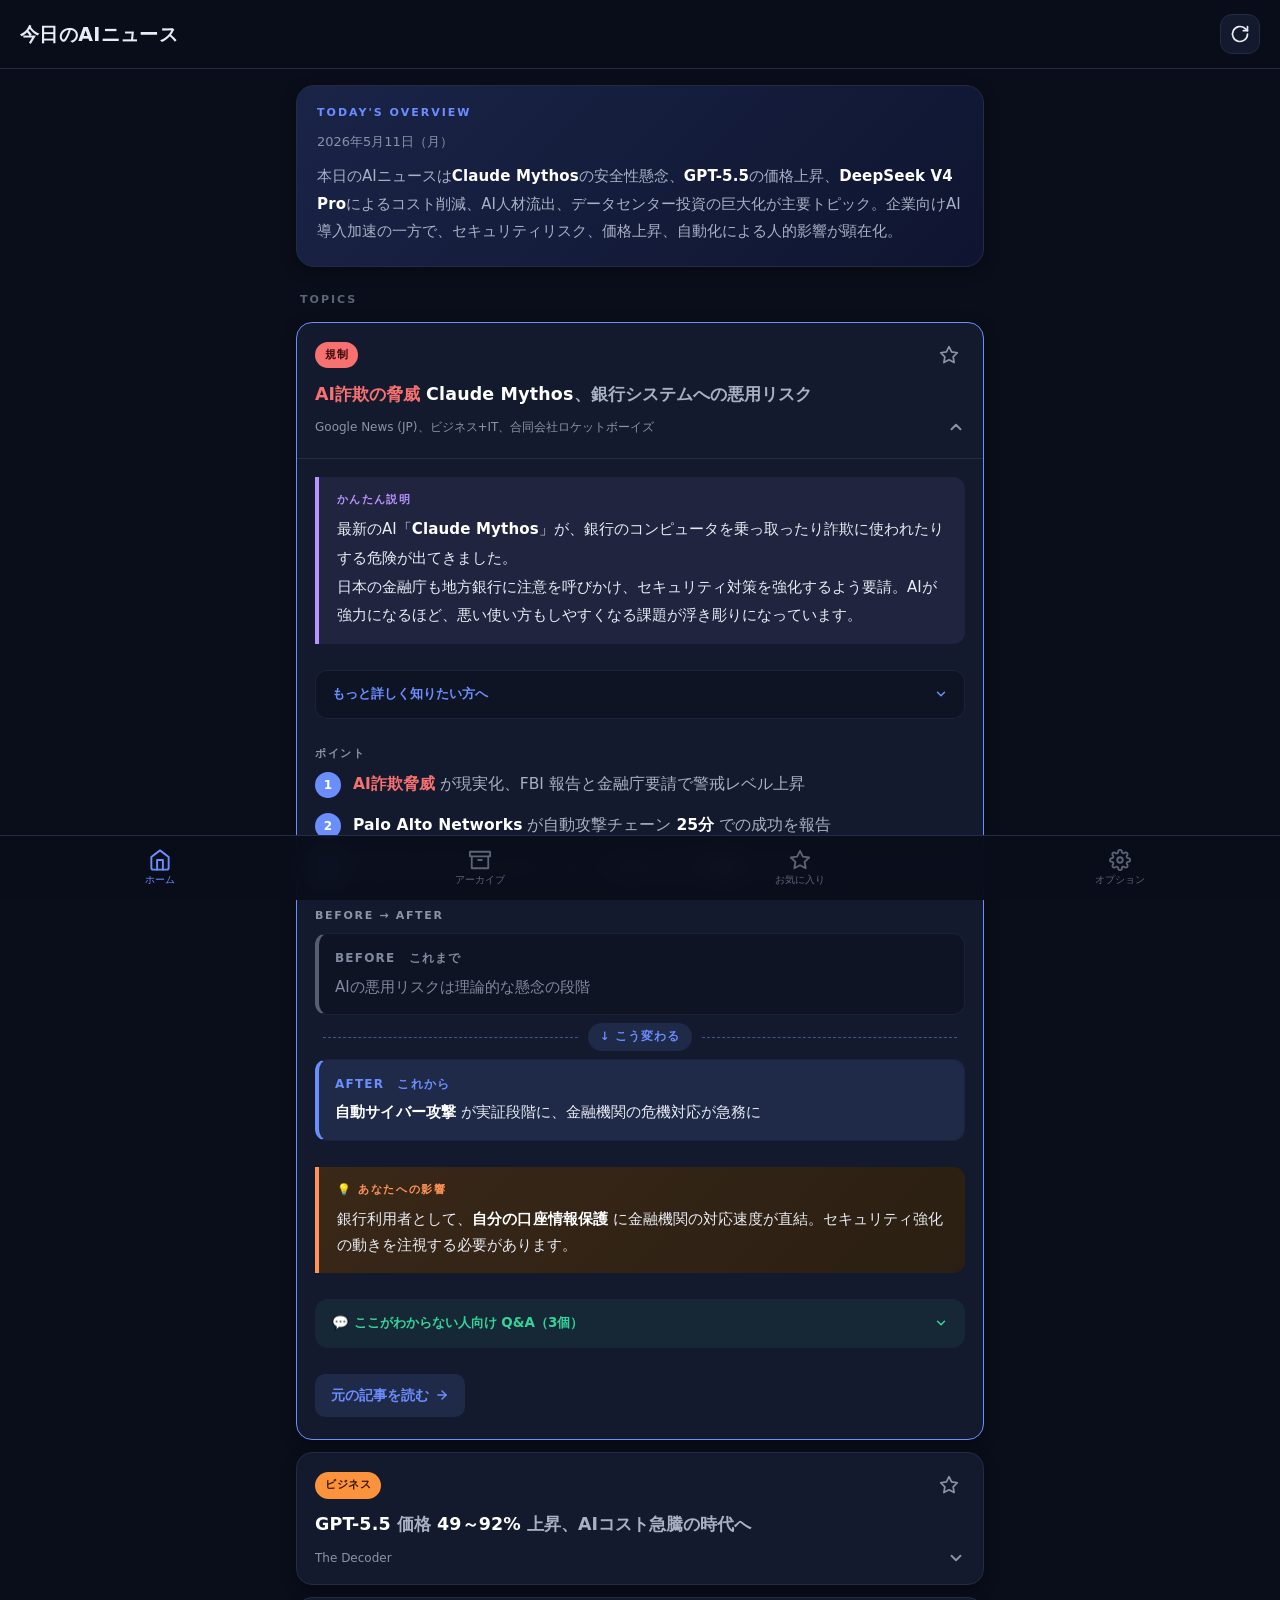
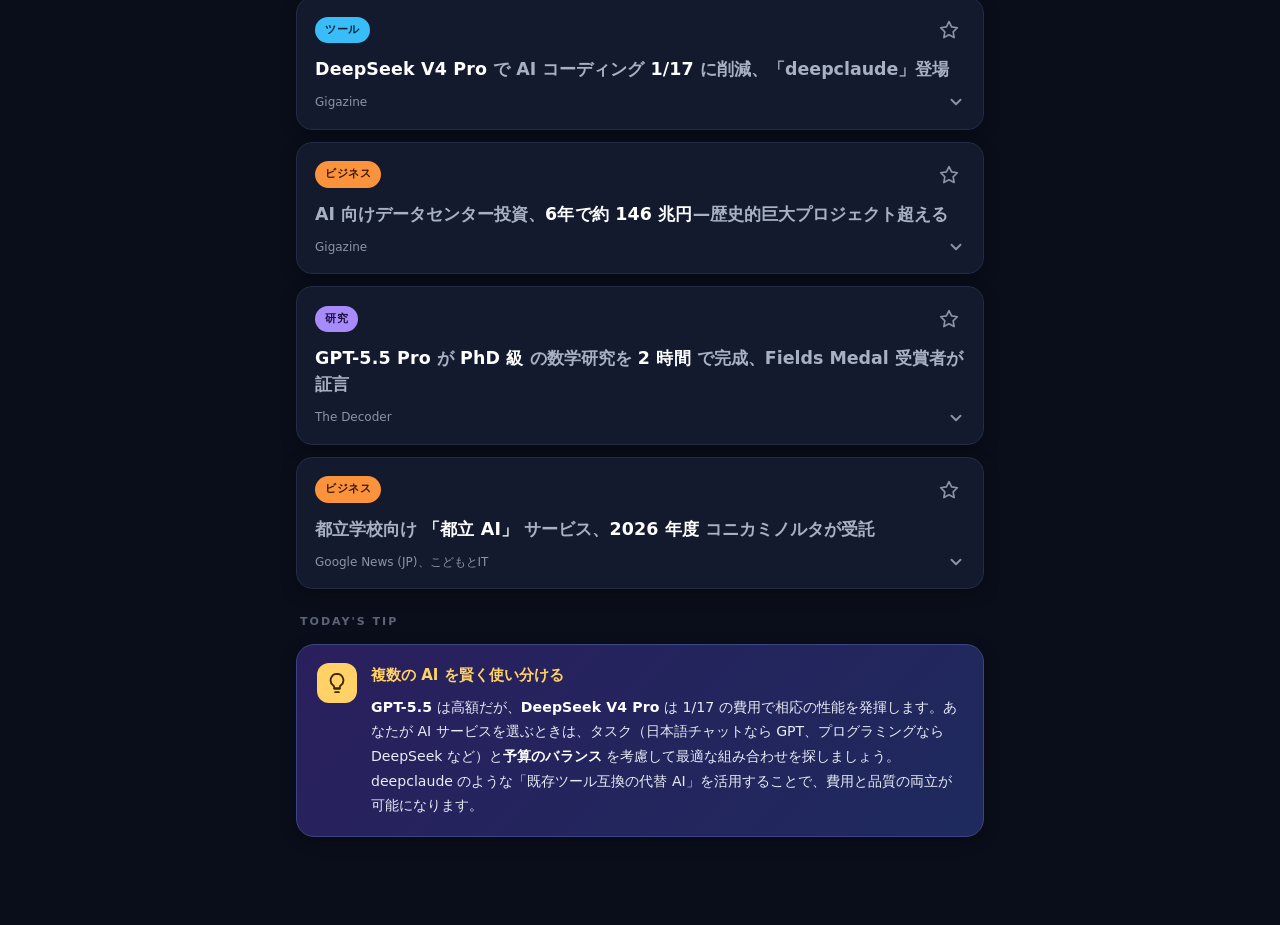
<file: public/index.html>
<!DOCTYPE html>
<html lang="ja">
<head>
  <meta charset="UTF-8" />
  <meta name="viewport" content="width=device-width, initial-scale=1.0, viewport-fit=cover" />
  <meta name="theme-color" content="#0a0e1a" id="theme-color-meta" />
  <meta name="apple-mobile-web-app-capable" content="yes" />
  <meta name="apple-mobile-web-app-status-bar-style" content="black-translucent" />
  <meta name="apple-mobile-web-app-title" content="AIニュース" />
  <link rel="manifest" href="manifest.json" />
  <link rel="apple-touch-icon" href="icons/icon-180.png" />
  <link rel="icon" href="icons/icon-192.png" />
  <link rel="stylesheet" href="style.css?v=14" />
  <title>今日のAIニュース</title>
</head>
<body data-theme="dark" data-font="md">
  <header class="app-header">
    <div class="header-inner">
      <h1 class="app-title" id="app-title">今日のAIニュース</h1>
    </div>
    <button class="reload-btn" id="reload-btn" aria-label="更新">
      <svg viewBox="0 0 24 24" width="20" height="20" fill="none" stroke="currentColor" stroke-width="2" stroke-linecap="round" stroke-linejoin="round"><path d="M21 12a9 9 0 1 1-3-6.7L21 8"/><path d="M21 3v5h-5"/></svg>
    </button>
  </header>

  <main id="main">
    <div id="loading" class="state state-loading">取得中...</div>
    <div id="error" class="state state-error" hidden>
      <p>ニュースを読み込めませんでした。</p>
      <button onclick="location.reload()" class="retry-btn">再読み込み</button>
    </div>

    <!-- ===== HOME ===== -->
    <section class="view view-home" id="view-home" hidden>
      <!-- TODAY'S OVERVIEW -->
      <section class="overview">
        <div class="section-label">TODAY'S OVERVIEW</div>
        <div class="overview-date" id="overview-date"></div>
        <p class="overview-text" id="overview-text"></p>
      </section>

      <!-- カテゴリフィルタ（オプションで設定すると表示） -->
      <div class="active-filter" id="active-filter" hidden>
        <span id="active-filter-label"></span>
        <button class="filter-clear" id="filter-clear" aria-label="フィルタ解除">
          <svg viewBox="0 0 24 24" width="14" height="14" fill="none" stroke="currentColor" stroke-width="2.5" stroke-linecap="round"><line x1="18" y1="6" x2="6" y2="18"/><line x1="6" y1="6" x2="18" y2="18"/></svg>
        </button>
      </div>

      <!-- TOPICS -->
      <section class="topics">
        <div class="section-label">TOPICS</div>
        <ul id="topics-list" class="topics-list"></ul>
        <p class="empty-msg" id="topics-empty" hidden>該当するトピックがありません。</p>
      </section>

      <!-- TODAY'S TIP -->
      <section class="tip" id="tip-section">
        <div class="section-label">TODAY'S TIP</div>
        <div class="tip-card">
          <div class="tip-icon">
            <svg viewBox="0 0 24 24" width="22" height="22" fill="none" stroke="currentColor" stroke-width="2" stroke-linecap="round" stroke-linejoin="round"><path d="M9 18h6"/><path d="M10 22h4"/><path d="M12 2a7 7 0 0 0-4 12.7c.6.5 1 1.3 1 2.1V18h6v-1.2c0-.8.4-1.6 1-2.1A7 7 0 0 0 12 2z"/></svg>
          </div>
          <div class="tip-body">
            <h3 class="tip-title" id="tip-title"></h3>
            <p class="tip-content" id="tip-content"></p>
          </div>
        </div>
      </section>
    </section>

    <!-- ===== ARCHIVE ===== -->
    <section class="view view-archive" id="view-archive" hidden>
      <div class="section-label">ARCHIVE</div>
      <p class="archive-intro">過去のダイジェストを日付から開けます。</p>
      <ul class="archive-list" id="archive-list"></ul>
      <p class="empty-msg" id="archive-empty" hidden>まだアーカイブはありません。</p>

      <!-- 個別日付詳細表示 -->
      <div class="archive-detail" id="archive-detail" hidden>
        <button class="back-btn" id="archive-back">
          <svg viewBox="0 0 24 24" width="16" height="16" fill="none" stroke="currentColor" stroke-width="2.5" stroke-linecap="round" stroke-linejoin="round"><polyline points="15 18 9 12 15 6"/></svg>
          一覧に戻る
        </button>
        <div id="archive-detail-content"></div>
      </div>
    </section>

    <!-- ===== BOOKMARKS ===== -->
    <section class="view view-bookmarks" id="view-bookmarks" hidden>
      <div class="section-label">BOOKMARKS</div>
      <p class="bookmarks-intro">気になったトピックを保存できます。</p>
      <ul class="topics-list" id="bookmarks-list"></ul>
      <p class="empty-msg" id="bookmarks-empty" hidden>
        まだお気に入りはありません。<br/>
        トピックカードの☆マークをタップして保存できます。
      </p>
    </section>

    <!-- ===== OPTIONS ===== -->
    <section class="view view-options" id="view-options" hidden>
      <div class="section-label">OPTIONS</div>

      <div class="opt-group">
        <h3 class="opt-title">カテゴリで絞り込み</h3>
        <p class="opt-desc">ホームに表示するトピックを絞り込みます。</p>
        <div class="opt-chips" id="opt-categories">
          <button class="chip" data-category="all">すべて</button>
          <button class="chip" data-category="新モデル">新モデル</button>
          <button class="chip" data-category="研究">研究</button>
          <button class="chip" data-category="ビジネス">ビジネス</button>
          <button class="chip" data-category="規制">規制</button>
          <button class="chip" data-category="ツール">ツール</button>
        </div>
      </div>

      <div class="opt-group">
        <h3 class="opt-title">テーマ</h3>
        <p class="opt-desc">画面の明るさを切り替えます。</p>
        <div class="opt-chips" id="opt-theme">
          <button class="chip" data-theme="dark">🌙 ダーク</button>
          <button class="chip" data-theme="light">☀️ ライト</button>
        </div>
      </div>

      <div class="opt-group">
        <h3 class="opt-title">文字サイズ</h3>
        <p class="opt-desc">読みやすい大きさに調整できます。</p>
        <div class="opt-chips" id="opt-font">
          <button class="chip" data-font="sm">小</button>
          <button class="chip" data-font="md">中</button>
          <button class="chip" data-font="lg">大</button>
        </div>
      </div>

      <div class="opt-group">
        <h3 class="opt-title">最初から開く</h3>
        <p class="opt-desc">トピックの1件目を最初から開いておくか。</p>
        <div class="opt-chips" id="opt-firstopen">
          <button class="chip" data-firstopen="on">ON</button>
          <button class="chip" data-firstopen="off">OFF</button>
        </div>
      </div>

      <div class="opt-group">
        <h3 class="opt-title">アプリについて</h3>
        <ul class="info-list">
          <li><span class="info-key">最終更新</span><span class="info-val" id="info-updated">—</span></li>
          <li><span class="info-key">本日のソース数</span><span class="info-val" id="info-sources">—</span></li>
          <li><span class="info-key">配信時刻</span><span class="info-val">毎朝 6 時前後（JST）</span></li>
          <li><span class="info-key">バージョン</span><span class="info-val">v1.1</span></li>
        </ul>
        <p class="opt-desc" style="margin-top: 14px;">
          ニュースは Anthropic / OpenAI / Google AI / Hugging Face / The Decoder / MIT Tech Review / ITmedia AI+ / Gigazine / ASCII / AINOW / Hacker News / arXiv / Google News（日本のAI報道）から自動収集し、Claude Haiku 4.5 が日本語で要約しています。
        </p>
        <a class="opt-link" href="https://github.com/ru20ru04-lab/ai-news-digest" target="_blank" rel="noopener noreferrer">
          GitHub でソースコードを見る
          <svg viewBox="0 0 24 24" width="14" height="14" fill="none" stroke="currentColor" stroke-width="2.5" stroke-linecap="round" stroke-linejoin="round"><line x1="5" y1="12" x2="19" y2="12"/><polyline points="12 5 19 12 12 19"/></svg>
        </a>
      </div>
    </section>
  </main>

  <!-- ===== TAB BAR ===== -->
  <nav class="tabbar" id="tabbar">
    <button class="tab" data-tab="home" aria-label="ホーム">
      <svg viewBox="0 0 24 24" width="22" height="22" fill="none" stroke="currentColor" stroke-width="2" stroke-linecap="round" stroke-linejoin="round"><path d="M3 9l9-7 9 7v11a2 2 0 0 1-2 2H5a2 2 0 0 1-2-2z"/><polyline points="9 22 9 12 15 12 15 22"/></svg>
      <span>ホーム</span>
    </button>
    <button class="tab" data-tab="archive" aria-label="アーカイブ">
      <svg viewBox="0 0 24 24" width="22" height="22" fill="none" stroke="currentColor" stroke-width="2" stroke-linecap="round" stroke-linejoin="round"><polyline points="21 8 21 21 3 21 3 8"/><rect x="1" y="3" width="22" height="5"/><line x1="10" y1="12" x2="14" y2="12"/></svg>
      <span>アーカイブ</span>
    </button>
    <button class="tab" data-tab="bookmarks" aria-label="お気に入り">
      <svg viewBox="0 0 24 24" width="22" height="22" fill="none" stroke="currentColor" stroke-width="2" stroke-linecap="round" stroke-linejoin="round"><polygon points="12 2 15.09 8.26 22 9.27 17 14.14 18.18 21.02 12 17.77 5.82 21.02 7 14.14 2 9.27 8.91 8.26 12 2"/></svg>
      <span>お気に入り</span>
    </button>
    <button class="tab" data-tab="options" aria-label="オプション">
      <svg viewBox="0 0 24 24" width="22" height="22" fill="none" stroke="currentColor" stroke-width="2" stroke-linecap="round" stroke-linejoin="round"><circle cx="12" cy="12" r="3"/><path d="M19.4 15a1.65 1.65 0 0 0 .33 1.82l.06.06a2 2 0 0 1 0 2.83 2 2 0 0 1-2.83 0l-.06-.06a1.65 1.65 0 0 0-1.82-.33 1.65 1.65 0 0 0-1 1.51V21a2 2 0 0 1-2 2 2 2 0 0 1-2-2v-.09A1.65 1.65 0 0 0 9 19.4a1.65 1.65 0 0 0-1.82.33l-.06.06a2 2 0 0 1-2.83 0 2 2 0 0 1 0-2.83l.06-.06a1.65 1.65 0 0 0 .33-1.82 1.65 1.65 0 0 0-1.51-1H3a2 2 0 0 1-2-2 2 2 0 0 1 2-2h.09A1.65 1.65 0 0 0 4.6 9a1.65 1.65 0 0 0-.33-1.82l-.06-.06a2 2 0 0 1 0-2.83 2 2 0 0 1 2.83 0l.06.06a1.65 1.65 0 0 0 1.82.33H9a1.65 1.65 0 0 0 1-1.51V3a2 2 0 0 1 2-2 2 2 0 0 1 2 2v.09a1.65 1.65 0 0 0 1 1.51 1.65 1.65 0 0 0 1.82-.33l.06-.06a2 2 0 0 1 2.83 0 2 2 0 0 1 0 2.83l-.06.06a1.65 1.65 0 0 0-.33 1.82V9a1.65 1.65 0 0 0 1.51 1H21a2 2 0 0 1 2 2 2 2 0 0 1-2 2h-.09a1.65 1.65 0 0 0-1.51 1z"/></svg>
      <span>オプション</span>
    </button>
  </nav>

  <script src="app.js?v=11"></script>
</body>
</html>
</file>
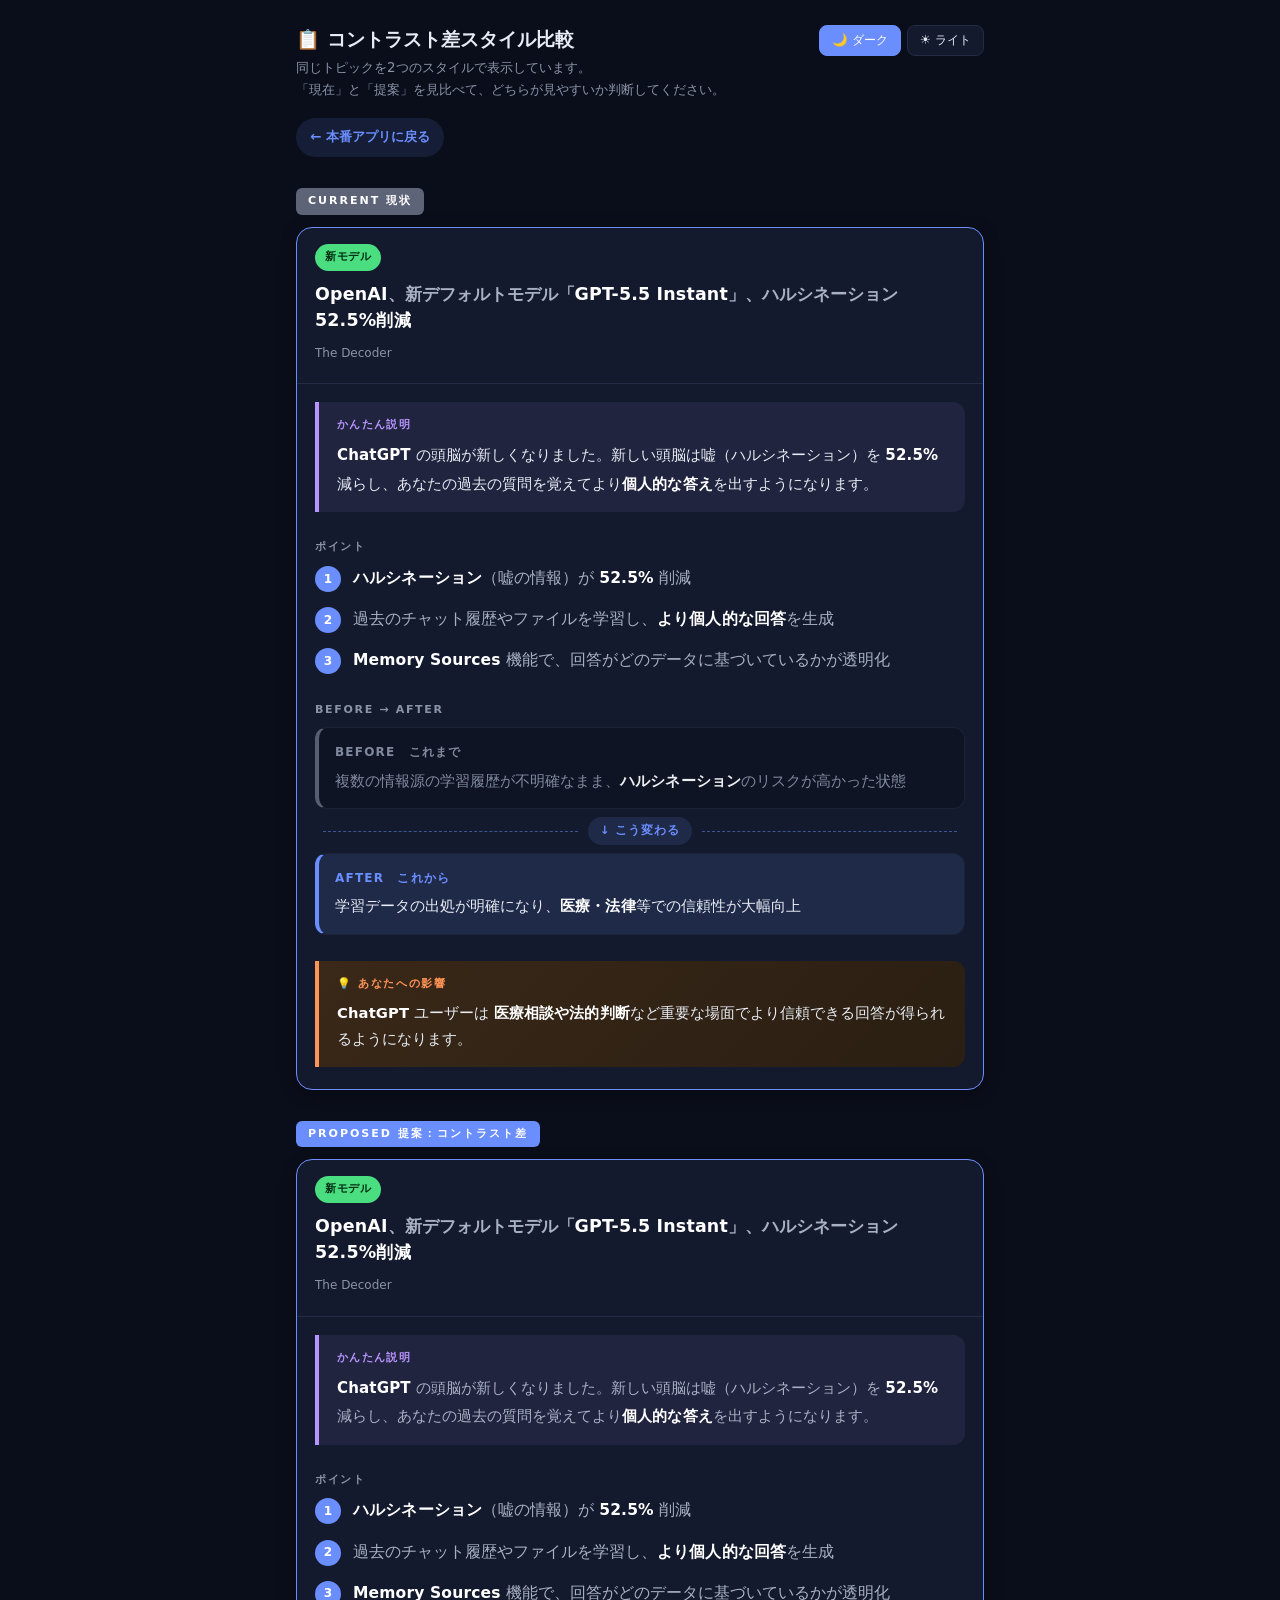
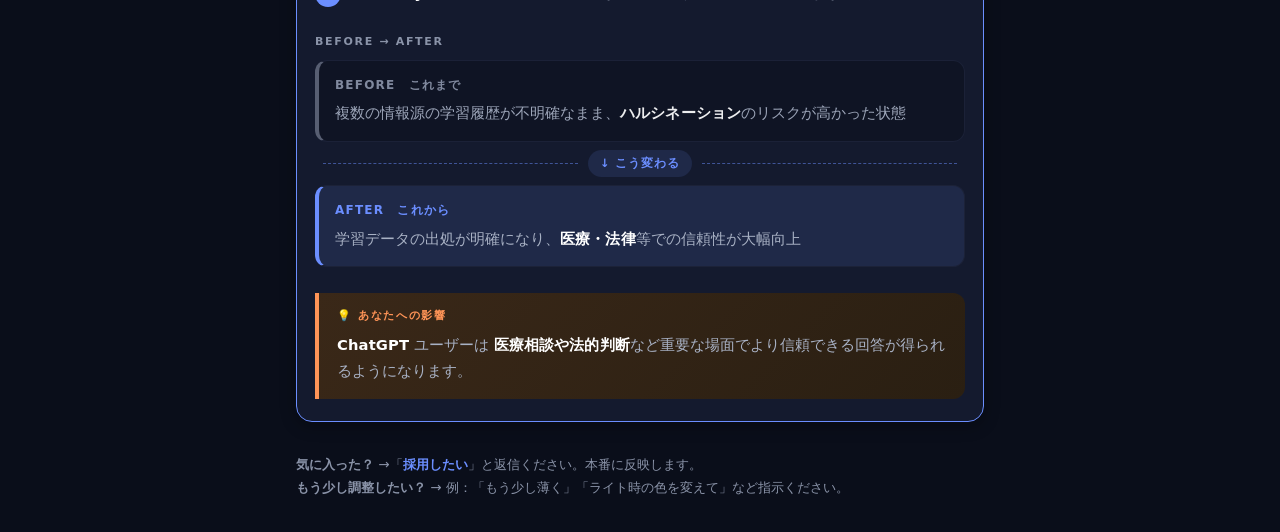
<file: public/preview-contrast.html>
<!DOCTYPE html>
<html lang="ja">
<head>
  <meta charset="UTF-8" />
  <meta name="viewport" content="width=device-width, initial-scale=1.0, viewport-fit=cover" />
  <meta name="theme-color" content="#0a0e1a" />
  <title>コントラスト差プレビュー</title>
  <link rel="stylesheet" href="style.css?v=7" />
  <style>
    /* ===== プレビュー専用スタイル ===== */
    body { padding-bottom: calc(var(--safe-bottom) + 24px); }
    .preview-header {
      max-width: 720px;
      margin: 24px auto 8px;
      padding: 0 16px;
    }
    .preview-header h1 {
      font-size: 1.2em;
      font-weight: 700;
      margin-bottom: 8px;
    }
    .preview-header p {
      font-size: 0.84em;
      color: var(--text-dim);
      line-height: 1.7;
    }
    .preview-back {
      display: inline-flex;
      align-items: center;
      gap: 6px;
      font-size: 0.84em;
      color: var(--accent);
      background: var(--accent-soft);
      padding: 8px 14px;
      border-radius: 999px;
      text-decoration: none;
      font-weight: 600;
      margin-top: 16px;
    }
    .demo-section {
      max-width: 720px;
      margin: 28px auto 0;
      padding: 0 16px;
    }
    .demo-label {
      display: inline-block;
      font-size: 0.69em;
      font-weight: 800;
      letter-spacing: 0.18em;
      padding: 4px 12px;
      border-radius: 6px;
      margin-bottom: 12px;
    }
    .demo-current .demo-label { background: var(--text-mute); color: #fff; }
    .demo-proposed .demo-label { background: var(--accent); color: #fff; }

    /* ===== 提案スタイル（コントラスト差版） ===== */
    /* 周りの文字を少し薄く、太字部分はくっきり */
    .style-proposed .topic-title-ja,
    .style-proposed .simple-text,
    .style-proposed .points-list li,
    .style-proposed .ba-text,
    .style-proposed .impact-text,
    .style-proposed .detail-summary,
    .style-proposed .dp-val,
    .style-proposed .detail-text {
      color: var(--proposed-faded);
    }
    .style-proposed .kw {
      color: var(--proposed-bold);
      font-weight: 800;
    }
    /* タイトル内の太字は色変更ナシ（タイトルは元から強調） */
    .style-proposed .topic-title-ja .kw {
      color: var(--proposed-bold);
    }
    [data-theme="dark"] {
      --proposed-faded: #a8b1c4;     /* 薄めグレー */
      --proposed-bold: #ffffff;       /* 純白でくっきり */
    }
    [data-theme="light"] {
      --proposed-faded: #6b7488;
      --proposed-bold: #000000;
    }

    /* テーマ切替ボタン */
    .theme-toggle {
      display: inline-flex;
      gap: 6px;
      margin-left: auto;
    }
    .theme-toggle button {
      padding: 6px 12px;
      border-radius: 8px;
      border: 1px solid var(--border);
      background: var(--bg-card);
      color: var(--text);
      font-size: 0.78em;
      cursor: pointer;
      font-family: inherit;
    }
    .theme-toggle button.active {
      background: var(--accent);
      color: #fff;
      border-color: var(--accent);
    }
    .header-row {
      display: flex;
      align-items: center;
      gap: 12px;
      flex-wrap: wrap;
    }
  </style>
</head>
<body data-theme="dark" data-font="md">

  <header class="preview-header">
    <div class="header-row">
      <h1 style="margin:0;">📋 コントラスト差スタイル比較</h1>
      <div class="theme-toggle">
        <button onclick="setTheme('dark')" id="t-dark" class="active">🌙 ダーク</button>
        <button onclick="setTheme('light')" id="t-light">☀️ ライト</button>
      </div>
    </div>
    <p>同じトピックを2つのスタイルで表示しています。<br/>
    「現在」と「提案」を見比べて、どちらが見やすいか判断してください。</p>
    <a href="./" class="preview-back">
      ← 本番アプリに戻る
    </a>
  </header>

  <!-- 現在のスタイル -->
  <section class="demo-section demo-current">
    <span class="demo-label" style="background: var(--text-mute); color: #fff;">CURRENT 現状</span>
    <ul class="topics-list">
      <li>
        <details class="topic-card" open>
          <summary>
            <div class="topic-summary-top">
              <div class="topic-summary-top-left">
                <span class="category-tag cat-新モデル">新モデル</span>
              </div>
            </div>
            <div class="topic-title-ja"><strong class="kw">OpenAI</strong>、新デフォルトモデル「<strong class="kw">GPT-5.5 Instant</strong>」、ハルシネーション <strong class="kw">52.5%削減</strong></div>
            <div class="topic-summary-bottom">
              <span class="topic-source">The Decoder</span>
            </div>
          </summary>
          <div class="topic-body">

            <div class="simple-block">
              <div class="simple-label">かんたん説明</div>
              <p class="simple-text"><strong class="kw">ChatGPT</strong> の頭脳が新しくなりました。新しい頭脳は嘘（ハルシネーション）を <strong class="kw">52.5%</strong> 減らし、あなたの過去の質問を覚えてより<strong class="kw">個人的な答え</strong>を出すようになります。</p>
            </div>

            <div class="points-block">
              <div class="block-label">ポイント</div>
              <ol class="points-list">
                <li><span class="pt-text"><strong class="kw">ハルシネーション</strong>（嘘の情報）が <strong class="kw">52.5%</strong> 削減</span></li>
                <li><span class="pt-text">過去のチャット履歴やファイルを学習し、<strong class="kw">より個人的な回答</strong>を生成</span></li>
                <li><span class="pt-text"><strong class="kw">Memory Sources</strong> 機能で、回答がどのデータに基づいているかが透明化</span></li>
              </ol>
            </div>

            <div class="ba-block">
              <div class="block-label">BEFORE → AFTER</div>
              <div class="ba-stack">
                <div class="ba-col ba-col-before">
                  <div class="ba-head">BEFORE　これまで</div>
                  <div class="ba-text">複数の情報源の学習履歴が不明確なまま、<strong class="kw">ハルシネーション</strong>のリスクが高かった状態</div>
                </div>
                <div class="ba-arrow-row">
                  <span class="ba-arrow-line"></span>
                  <span class="ba-arrow-label">こう変わる</span>
                  <span class="ba-arrow-line"></span>
                </div>
                <div class="ba-col ba-col-after">
                  <div class="ba-head">AFTER　これから</div>
                  <div class="ba-text">学習データの出処が明確になり、<strong class="kw">医療・法律</strong>等での信頼性が大幅向上</div>
                </div>
              </div>
            </div>

            <div class="impact-block">
              <div class="block-label">💡 あなたへの影響</div>
              <p class="impact-text"><strong class="kw">ChatGPT</strong> ユーザーは <strong class="kw">医療相談や法的判断</strong>など重要な場面でより信頼できる回答が得られるようになります。</p>
            </div>
          </div>
        </details>
      </li>
    </ul>
  </section>

  <!-- 提案のスタイル -->
  <section class="demo-section demo-proposed">
    <span class="demo-label" style="background: var(--accent); color: #fff;">PROPOSED 提案：コントラスト差</span>
    <div class="style-proposed">
      <ul class="topics-list">
        <li>
          <details class="topic-card" open>
            <summary>
              <div class="topic-summary-top">
                <div class="topic-summary-top-left">
                  <span class="category-tag cat-新モデル">新モデル</span>
                </div>
              </div>
              <div class="topic-title-ja"><strong class="kw">OpenAI</strong>、新デフォルトモデル「<strong class="kw">GPT-5.5 Instant</strong>」、ハルシネーション <strong class="kw">52.5%削減</strong></div>
              <div class="topic-summary-bottom">
                <span class="topic-source">The Decoder</span>
              </div>
            </summary>
            <div class="topic-body">

              <div class="simple-block">
                <div class="simple-label">かんたん説明</div>
                <p class="simple-text"><strong class="kw">ChatGPT</strong> の頭脳が新しくなりました。新しい頭脳は嘘（ハルシネーション）を <strong class="kw">52.5%</strong> 減らし、あなたの過去の質問を覚えてより<strong class="kw">個人的な答え</strong>を出すようになります。</p>
              </div>

              <div class="points-block">
                <div class="block-label">ポイント</div>
                <ol class="points-list">
                  <li><span class="pt-text"><strong class="kw">ハルシネーション</strong>（嘘の情報）が <strong class="kw">52.5%</strong> 削減</span></li>
                  <li><span class="pt-text">過去のチャット履歴やファイルを学習し、<strong class="kw">より個人的な回答</strong>を生成</span></li>
                  <li><span class="pt-text"><strong class="kw">Memory Sources</strong> 機能で、回答がどのデータに基づいているかが透明化</span></li>
                </ol>
              </div>

              <div class="ba-block">
                <div class="block-label">BEFORE → AFTER</div>
                <div class="ba-stack">
                  <div class="ba-col ba-col-before">
                    <div class="ba-head">BEFORE　これまで</div>
                    <div class="ba-text">複数の情報源の学習履歴が不明確なまま、<strong class="kw">ハルシネーション</strong>のリスクが高かった状態</div>
                  </div>
                  <div class="ba-arrow-row">
                    <span class="ba-arrow-line"></span>
                    <span class="ba-arrow-label">こう変わる</span>
                    <span class="ba-arrow-line"></span>
                  </div>
                  <div class="ba-col ba-col-after">
                    <div class="ba-head">AFTER　これから</div>
                    <div class="ba-text">学習データの出処が明確になり、<strong class="kw">医療・法律</strong>等での信頼性が大幅向上</div>
                  </div>
                </div>
              </div>

              <div class="impact-block">
                <div class="block-label">💡 あなたへの影響</div>
                <p class="impact-text"><strong class="kw">ChatGPT</strong> ユーザーは <strong class="kw">医療相談や法的判断</strong>など重要な場面でより信頼できる回答が得られるようになります。</p>
              </div>
            </div>
          </details>
        </li>
      </ul>
    </div>
  </section>

  <div class="preview-header" style="margin-top: 32px;">
    <p><strong>気に入った？</strong> →「<span style="color: var(--accent); font-weight: 700;">採用したい</span>」と返信ください。本番に反映します。<br/>
    <strong>もう少し調整したい？</strong> → 例：「もう少し薄く」「ライト時の色を変えて」など指示ください。</p>
  </div>

  <script>
    function setTheme(t) {
      document.body.dataset.theme = t;
      document.getElementById('t-dark').classList.toggle('active', t === 'dark');
      document.getElementById('t-light').classList.toggle('active', t === 'light');
      const meta = document.querySelector('meta[name="theme-color"]');
      if (meta) meta.content = t === 'light' ? '#f5f7fb' : '#0a0e1a';
    }
  </script>
</body>
</html>
</file>
<file: public/style.css>
/* ===== テーマ変数（ダーク） ===== */
[data-theme="dark"] {
  --bg: #0a0e1a;
  --bg-card: #141a2e;
  --bg-card-hover: #1a2138;
  --bg-soft: #0f1424;
  --bg-elev: #1c2238;
  --border: #232b45;
  --border-soft: #1c2238;
  --text: #e8ecf4;
  --text-dim: #8a93a8;
  --text-mute: #5d6478;
  --accent: #6b8eff;
  --accent-soft: #6b8eff20;
  --accent-strong: #4f74ff;
  --purple: #b794ff;
  --purple-soft: #b794ff15;
  --tip-bg: linear-gradient(135deg, #2a1f5d 0%, #1e2a5d 100%);
  --tip-border: #3a4582;
  --overview-bg: linear-gradient(135deg, #1a2447 0%, #0f1530 100%);
  --impact-bg: linear-gradient(135deg, #3a2818 0%, #2a1f12 100%);
  --impact-line: #ff9457;
  --tabbar-bg: rgba(10, 14, 26, 0.92);
  --tabbar-border: #232b45;
  --header-bg: rgba(10, 14, 26, 0.92);
  --tip-accent: #ffd166;
  --bookmark-active: #ffd166;
  /* マークアップ装飾（ダーク） */
  --warn-color: #f87171;        /* 注意・リスク 赤 */
  /* コントラスト差スタイル：本文を少し薄く、太字をくっきり */
  --text-body: #a8b1c4;         /* 本文の薄めグレー */
  --text-strong: #ffffff;       /* 太字の純白 */
  /* FAQ セクション用カラー（ティール・Q&A らしい色） */
  --faq-color: #34d399;
  --faq-bg: rgba(52, 211, 153, 0.07);
  --c-newmodel: #4ade80;
  --c-research: #a78bfa;
  --c-business: #fb923c;
  --c-policy: #f87171;
  --c-tool: #38bdf8;
  --shadow: 0 4px 16px rgba(0, 0, 0, 0.3);
}

/* ===== テーマ変数（ライト） ===== */
[data-theme="light"] {
  --bg: #f5f7fb;
  --bg-card: #ffffff;
  --bg-card-hover: #f0f3fa;
  --bg-soft: #ebeef5;
  --bg-elev: #e2e7f1;
  --border: #d8dee8;
  --border-soft: #e6eaf2;
  --text: #1a1f2e;
  --text-dim: #5a6478;
  --text-mute: #8a93a8;
  --accent: #4f74ff;
  --accent-soft: #4f74ff18;
  --accent-strong: #3a5fee;
  --purple: #8b5cf6;
  --purple-soft: #8b5cf614;
  --tip-bg: linear-gradient(135deg, #fff5d4 0%, #ffe7b8 100%);
  --tip-border: #e8c878;
  --overview-bg: linear-gradient(135deg, #e3eaff 0%, #eef2fc 100%);
  --impact-bg: linear-gradient(135deg, #fff4e8 0%, #ffe9d0 100%);
  --impact-line: #f97316;
  --tabbar-bg: rgba(255, 255, 255, 0.94);
  --tabbar-border: #d8dee8;
  --header-bg: rgba(245, 247, 251, 0.94);
  --tip-accent: #b8841a;
  --bookmark-active: #f59e0b;
  /* マークアップ装飾（ライト） */
  --warn-color: #dc2626;        /* 注意・リスク 赤 */
  /* コントラスト差スタイル：本文を少し薄く、太字をくっきり */
  --text-body: #4a5468;         /* 本文の薄めグレー（プレビューより気持ち濃く） */
  --text-strong: #000000;       /* 太字の純黒 */
  /* FAQ セクション用カラー（ティール・Q&A らしい色） */
  --faq-color: #059669;
  --faq-bg: rgba(16, 185, 129, 0.08);
  --c-newmodel: #16a34a;
  --c-research: #7c3aed;
  --c-business: #ea580c;
  --c-policy: #dc2626;
  --c-tool: #0284c7;
  --shadow: 0 2px 12px rgba(20, 30, 60, 0.08);
}

/* ===== フォントサイズ ===== */
[data-font="sm"] { font-size: 14px; }
[data-font="md"] { font-size: 16px; }
[data-font="lg"] { font-size: 18px; }

:root {
  --safe-top: env(safe-area-inset-top, 0);
  --safe-bottom: env(safe-area-inset-bottom, 0);
  --tabbar-h: 64px;
}

* { box-sizing: border-box; margin: 0; padding: 0; -webkit-tap-highlight-color: transparent; }
[hidden] { display: none !important; }

html, body {
  background: var(--bg);
  color: var(--text);
  font-family: -apple-system, BlinkMacSystemFont, "Hiragino Sans", "Yu Gothic UI", system-ui, sans-serif;
  line-height: 1.7;
  min-height: 100vh;
  -webkit-font-smoothing: antialiased;
  transition: background 0.2s, color 0.2s;
}

body {
  padding-top: var(--safe-top);
  padding-bottom: calc(var(--tabbar-h) + var(--safe-bottom) + 8px);
}

/* ===== ヘッダー ===== */
.app-header {
  position: sticky;
  top: 0;
  z-index: 10;
  display: flex;
  justify-content: space-between;
  align-items: center;
  padding: 14px 20px;
  background: var(--header-bg);
  backdrop-filter: saturate(180%) blur(12px);
  -webkit-backdrop-filter: saturate(180%) blur(12px);
  border-bottom: 1px solid var(--border);
  transition: background 0.2s, border-color 0.2s;
}

.header-inner { flex: 1; min-width: 0; }
.app-title { font-size: 1.19em; font-weight: 700; letter-spacing: 0.02em; }

.reload-btn {
  width: 40px; height: 40px;
  border-radius: 12px;
  background: var(--bg-card);
  border: 1px solid var(--border);
  color: var(--text);
  cursor: pointer;
  display: flex; align-items: center; justify-content: center;
  transition: background 0.15s, transform 0.1s;
}
.reload-btn:active { transform: scale(0.94); background: var(--bg-card-hover); }
.reload-btn.spinning svg { animation: spin 0.8s linear infinite; }
@keyframes spin { to { transform: rotate(360deg); } }

main { max-width: 720px; margin: 0 auto; padding: 8px 16px 16px; }

.state { text-align: center; padding: 60px 20px; color: var(--text-dim); }
.retry-btn {
  margin-top: 12px; padding: 10px 24px;
  border-radius: 10px; background: var(--accent); color: #fff;
  border: none; font-size: 0.94em; cursor: pointer;
}

.empty-msg {
  text-align: center;
  padding: 40px 20px;
  color: var(--text-dim);
  font-size: 0.88em;
  line-height: 1.8;
}

/* ===== セクションラベル ===== */
.section-label {
  font-size: 0.69em;
  font-weight: 700;
  letter-spacing: 0.18em;
  color: var(--text-mute);
  margin: 24px 4px 12px;
}
.overview .section-label { margin: 0 0 8px; color: var(--accent); }

/* ===== TODAY'S OVERVIEW ===== */
.overview {
  background: var(--overview-bg);
  border: 1px solid var(--border);
  border-radius: 18px;
  padding: 18px 20px 20px;
  box-shadow: var(--shadow);
  margin-top: 8px;
}
.overview-date { font-size: 0.81em; color: var(--text-dim); margin-bottom: 10px; font-weight: 500; }
.overview-text { font-size: 0.94em; line-height: 1.85; color: var(--text); }

/* ===== カテゴリフィルタ表示 ===== */
.active-filter {
  margin: 16px 4px 0;
  display: inline-flex;
  align-items: center;
  gap: 6px;
  padding: 6px 10px 6px 12px;
  background: var(--accent-soft);
  border-radius: 999px;
  font-size: 0.78em;
  color: var(--accent);
  font-weight: 600;
}
.filter-clear {
  width: 22px; height: 22px;
  border: none;
  background: transparent;
  color: var(--accent);
  border-radius: 50%;
  cursor: pointer;
  display: flex; align-items: center; justify-content: center;
}
.filter-clear:active { background: var(--accent-soft); }

/* ===== TOPICS ===== */
.topics-list { list-style: none; display: flex; flex-direction: column; gap: 12px; }

.topic-card {
  background: var(--bg-card);
  border: 1px solid var(--border);
  border-radius: 16px;
  overflow: hidden;
  box-shadow: var(--shadow);
  transition: border-color 0.15s, background 0.2s;
}
.topic-card[open] { border-color: var(--accent); }
.topic-card > summary {
  padding: 16px 18px;
  cursor: pointer;
  list-style: none;
  display: flex;
  flex-direction: column;
  gap: 8px;
  user-select: none;
}
.topic-card > summary::-webkit-details-marker { display: none; }

.topic-summary-top { display: flex; align-items: center; justify-content: space-between; gap: 8px; }
.topic-summary-top-left { display: flex; align-items: center; gap: 8px; flex-wrap: wrap; }

.bookmark-btn {
  width: 32px; height: 32px;
  border: none;
  background: transparent;
  color: var(--text-dim);
  cursor: pointer;
  border-radius: 8px;
  display: flex; align-items: center; justify-content: center;
  flex-shrink: 0;
  transition: color 0.15s, background 0.15s, transform 0.1s;
}
.bookmark-btn:active { transform: scale(0.9); background: var(--bg-soft); }
.bookmark-btn.active { color: var(--bookmark-active); }
.bookmark-btn svg { fill: none; }
.bookmark-btn.active svg { fill: var(--bookmark-active); }

.category-tag {
  display: inline-block;
  font-size: 0.69em;
  font-weight: 700;
  padding: 4px 10px;
  border-radius: 999px;
  letter-spacing: 0.05em;
}
.cat-新モデル { background: var(--c-newmodel); color: #022c11; }
.cat-研究    { background: var(--c-research); color: #1e1140; }
.cat-ビジネス { background: var(--c-business); color: #3a1605; }
.cat-規制    { background: var(--c-policy); color: #3a0606; }
.cat-ツール  { background: var(--c-tool); color: #052238; }
.cat-その他  { background: var(--text-mute); color: #fff; }

.topic-title-ja {
  font-size: 1.09em;
  font-weight: 700;
  line-height: 1.5;
  color: var(--text);
  margin-top: 2px;
}

.topic-summary-bottom {
  display: flex;
  justify-content: space-between;
  align-items: center;
  margin-top: 2px;
}
.topic-source { font-size: 0.75em; color: var(--text-dim); }
.chevron { width: 18px; height: 18px; color: var(--text-dim); transition: transform 0.2s; }
.topic-card[open] .chevron { transform: rotate(180deg); }

/* カード本文 */
.topic-body {
  padding: 0 18px 22px;
  border-top: 1px solid var(--border);
  margin-top: 4px;
  display: flex;
  flex-direction: column;
  gap: 26px;
}

/* ===== マークアップ装飾（共通） ===== */
/* **太字**（.kw）：純白/純黒で本文の薄グレーとコントラスト差をつける */
.kw {
  font-weight: 800;
  color: var(--text-strong);
  letter-spacing: 0.01em;
}
/* !!注意・リスク!!（.warn）：赤太字（コントラストでも色を維持） */
.warn {
  color: var(--warn-color);
  font-weight: 800;
}

/* ===== 本文セクションは薄めグレーで（太字とのコントラストを作る） ===== */
.topic-title-ja,
.simple-text,
.points-list li,
.ba-text,
.impact-text,
.detail-summary,
.dp-val,
.detail-text,
.overview-text,
.tip-content {
  color: var(--text-body);
}
/* BEFORE 側はさらに薄い trayed-out 表現を維持 */
.ba-col-before .ba-text { color: var(--text-mute); }

.simple-block {
  padding: 14px 16px 14px 18px;
  border-left: 4px solid var(--purple);
  background: var(--purple-soft);
  border-radius: 0 12px 12px 0;
  margin-top: 18px;
}
.simple-label {
  font-size: 0.69em;
  font-weight: 700;
  letter-spacing: 0.12em;
  color: var(--purple);
  margin-bottom: 6px;
}
.simple-text { font-size: 0.94em; line-height: 1.9; color: var(--text); }

.detail-accordion {
  border: 1px solid var(--border-soft);
  border-radius: 12px;
  background: var(--bg-soft);
  overflow: hidden;
}
.detail-accordion > summary {
  padding: 12px 16px;
  cursor: pointer;
  list-style: none;
  font-size: 0.84em;
  font-weight: 700;
  color: var(--accent);
  display: flex;
  justify-content: space-between;
  align-items: center;
}
.detail-accordion > summary::-webkit-details-marker { display: none; }
.detail-accordion[open] > summary { border-bottom: 1px solid var(--border-soft); }
.detail-accordion .chevron-sm { width: 14px; height: 14px; transition: transform 0.2s; }
.detail-accordion[open] .chevron-sm { transform: rotate(180deg); }

.detail-body {
  padding: 16px 14px 18px;
  display: flex;
  flex-direction: column;
  gap: 18px;
}
.detail-summary {
  font-size: 0.95em;
  font-weight: 600;
  line-height: 1.85;
  color: var(--text);
  padding: 14px 16px;
  background: var(--accent-soft);
  border-left: 4px solid var(--accent);
  border-radius: 0 12px 12px 0;
}

/* 詳細ポイント：スマホ向けカードブロック型レイアウト */
.detail-points {
  list-style: none;
  display: flex;
  flex-direction: column;
  gap: 10px;
  margin: 0;
}
.detail-points .dp-row {
  display: block;
  padding: 12px 14px;
  background: var(--bg-card);
  border: 1px solid var(--border-soft);
  border-left: 3px solid var(--accent);
  border-radius: 10px;
  font-size: 0.92em;
  line-height: 1.75;
}
.detail-points .dp-row-plain {
  border-left-color: var(--text-mute);
}
.dp-key {
  display: block;
  color: var(--accent);
  font-weight: 800;
  font-size: 1.02em;
  margin-bottom: 6px;
  word-break: break-word;
}
.dp-val {
  display: block;
  color: var(--text);
  word-break: break-word;
}

/* ===== FAQ アコーディオン（カード末尾・もっと詳しく と完全同寸） ===== */
.faq-accordion {
  border: 1px solid var(--border-soft);
  border-radius: 12px;
  background: var(--faq-bg);
  overflow: hidden;
}
.faq-accordion > summary {
  /* .detail-accordion > summary と完全に同じパラメータ */
  padding: 12px 16px;
  cursor: pointer;
  list-style: none;
  font-size: 0.84em;
  font-weight: 700;
  color: var(--faq-color);
  display: flex;
  justify-content: space-between;
  align-items: center;
}
.faq-accordion > summary::-webkit-details-marker { display: none; }
.faq-accordion[open] > summary { border-bottom: 1px solid var(--border-soft); }
.faq-accordion > summary .chevron-sm {
  width: 14px;
  height: 14px;
  flex-shrink: 0;
  transition: transform 0.2s;
}
.faq-accordion[open] > summary .chevron-sm { transform: rotate(180deg); }

.faq-list {
  list-style: none;
  padding: 10px 12px 12px;
  display: flex;
  flex-direction: column;
  gap: 6px;
  margin: 0;
}
.faq-list li { width: 100%; }

.faq-item {
  background: var(--bg-card);
  border: 1px solid var(--border-soft);
  border-radius: 10px;
  overflow: hidden;
}
.faq-item > summary {
  padding: 11px 13px;
  cursor: pointer;
  list-style: none;
  display: flex;
  align-items: flex-start;
  gap: 8px;
  font-size: 0.88em;
  line-height: 1.6;
  color: var(--text-strong);
  font-weight: 600;
}
.faq-item > summary::-webkit-details-marker { display: none; }
.faq-item[open] > summary { border-bottom: 1px dashed var(--border-soft); padding-bottom: 9px; }
.faq-q-label {
  flex-shrink: 0;
  color: var(--faq-color);
  font-weight: 800;
  margin-top: 1px;
}
.faq-q-text { flex: 1 1 auto; min-width: 0; word-break: break-word; }
.faq-item .chevron-sm {
  flex-shrink: 0;
  width: 14px;
  height: 14px;
  margin-top: 2px;
  color: var(--text-dim);
  transition: transform 0.2s;
}
.faq-item[open] .chevron-sm { transform: rotate(180deg); }
.faq-a {
  padding: 10px 13px 13px;
  display: flex;
  gap: 8px;
  font-size: 0.85em;
  line-height: 1.85;
  align-items: flex-start;
}
.faq-a-label {
  flex-shrink: 0;
  color: var(--faq-color);
  font-weight: 800;
  margin-top: 1px;
  opacity: 0.85;
}
.faq-a-text { flex: 1 1 auto; min-width: 0; color: var(--text-body); }

/* 解説段落（detail_text）：詳細項目の後の深掘り */
.detail-text-block {
  margin-top: 6px;
  padding: 14px 16px 16px;
  background: var(--bg-soft);
  border-radius: 12px;
  border: 1px solid var(--border-soft);
}
.detail-text-block .block-label {
  margin-bottom: 8px;
}
.detail-text {
  font-size: 0.93em;
  line-height: 1.95;
  color: var(--text);
}

.points-block { }
.block-label {
  font-size: 0.69em;
  font-weight: 700;
  letter-spacing: 0.15em;
  color: var(--text-dim);
  margin-bottom: 8px;
}
.points-list {
  list-style: none;
  counter-reset: pt;
  display: flex; flex-direction: column; gap: 14px;
  margin: 0;
}
.points-list li {
  counter-increment: pt;
  display: flex; gap: 12px;
  font-size: 0.97em;
  line-height: 1.75;
  align-items: flex-start;
}
.points-list li::before {
  content: counter(pt);
  flex-shrink: 0;
  width: 26px; height: 26px;
  border-radius: 999px;
  background: var(--accent);
  color: #fff;
  font-size: 0.78em;
  font-weight: 800;
  display: flex; align-items: center; justify-content: center;
  margin-top: 1px;
}
.points-list .pt-text {
  flex: 1 1 auto;
  min-width: 0;
  word-break: break-word;
  overflow-wrap: anywhere;
}

/* BEFORE → AFTER：常に縦並びで「変化のストーリー」を強調 */
.ba-block { }
.ba-stack {
  display: flex;
  flex-direction: column;
  gap: 4px;
}
.ba-col {
  border-radius: 12px;
  padding: 14px 16px;
  border: 1px solid var(--border-soft);
}
.ba-col-before {
  background: var(--bg-soft);
  border-left: 4px solid var(--text-mute);
  opacity: 0.92;
}
.ba-col-after {
  background: var(--accent-soft);
  border-left: 4px solid var(--accent);
}
.ba-head {
  font-size: 0.75em;
  font-weight: 800;
  letter-spacing: 0.1em;
  color: var(--text-dim);
  margin-bottom: 6px;
}
.ba-col-after .ba-head { color: var(--accent); }
.ba-text {
  font-size: 0.94em;
  line-height: 1.7;
  color: var(--text);
}
.ba-col-before .ba-text {
  color: var(--text-dim);
}
/* 矢印行 */
.ba-arrow-row {
  display: flex;
  align-items: center;
  gap: 10px;
  padding: 4px 8px;
}
.ba-arrow-line {
  flex: 1;
  height: 0;
  border-top: 1px dashed var(--accent);
  opacity: 0.5;
}
.ba-arrow-label {
  flex-shrink: 0;
  font-size: 0.72em;
  font-weight: 800;
  color: var(--accent);
  letter-spacing: 0.08em;
  background: var(--accent-soft);
  padding: 4px 12px;
  border-radius: 999px;
}
.ba-arrow-label::before {
  content: "↓ ";
  font-weight: 700;
}

.impact-block {
  background: var(--impact-bg);
  border-left: 4px solid var(--impact-line);
  border-radius: 0 12px 12px 0;
  padding: 14px 16px 14px 18px;
}
.impact-text { font-size: 0.92em; line-height: 1.8; color: var(--text); font-weight: 500; }
.impact-block .block-label { color: var(--impact-line); margin-bottom: 6px; }

.read-more {
  display: inline-flex;
  align-items: center;
  gap: 6px;
  font-size: 0.88em;
  color: var(--accent);
  text-decoration: none;
  font-weight: 600;
  padding: 10px 16px;
  border-radius: 10px;
  background: var(--accent-soft);
  align-self: flex-start;
  transition: background 0.15s;
}
.read-more:active { background: var(--accent-strong); color: #fff; }

/* ===== TODAY'S TIP ===== */
.tip-card {
  background: var(--tip-bg);
  border: 1px solid var(--tip-border);
  border-radius: 18px;
  padding: 18px 20px;
  display: flex;
  gap: 14px;
  align-items: flex-start;
  box-shadow: var(--shadow);
}
.tip-icon {
  flex-shrink: 0;
  width: 40px; height: 40px;
  border-radius: 12px;
  background: var(--tip-accent);
  color: #3a2800;
  display: flex; align-items: center; justify-content: center;
}
.tip-body { flex: 1; min-width: 0; }
.tip-title { font-size: 0.94em; font-weight: 700; margin-bottom: 6px; color: var(--tip-accent); }
.tip-content { font-size: 0.88em; line-height: 1.75; color: var(--text); }

/* ===== ARCHIVE ===== */
.archive-intro, .bookmarks-intro {
  font-size: 0.84em;
  color: var(--text-dim);
  margin: 4px 4px 16px;
  line-height: 1.7;
}
.archive-list { list-style: none; display: flex; flex-direction: column; gap: 10px; }
.archive-item {
  background: var(--bg-card);
  border: 1px solid var(--border);
  border-radius: 14px;
  padding: 14px 16px;
  cursor: pointer;
  display: flex;
  flex-direction: column;
  gap: 6px;
  text-align: left;
  width: 100%;
  color: var(--text);
  transition: background 0.15s, border-color 0.15s;
}
.archive-item:active { background: var(--bg-card-hover); border-color: var(--accent); }
.archive-item-date { font-size: 0.94em; font-weight: 700; }
.archive-item-meta { font-size: 0.75em; color: var(--text-dim); }
.archive-item-overview { font-size: 0.81em; color: var(--text-dim); line-height: 1.6; }

.archive-detail {
  display: flex;
  flex-direction: column;
  gap: 16px;
}

.back-btn {
  align-self: flex-start;
  display: inline-flex;
  align-items: center;
  gap: 6px;
  font-size: 0.84em;
  color: var(--accent);
  background: var(--accent-soft);
  border: none;
  padding: 8px 14px;
  border-radius: 999px;
  cursor: pointer;
  font-weight: 600;
}
.back-btn:active { background: var(--accent); color: #fff; }

/* ===== OPTIONS ===== */
.opt-group {
  background: var(--bg-card);
  border: 1px solid var(--border);
  border-radius: 16px;
  padding: 16px 18px;
  box-shadow: var(--shadow);
  margin-top: 12px;
}
.opt-title { font-size: 0.94em; font-weight: 700; margin-bottom: 4px; }
.opt-desc { font-size: 0.78em; color: var(--text-dim); margin-bottom: 12px; line-height: 1.6; }

.opt-chips { display: flex; flex-wrap: wrap; gap: 8px; }
.chip {
  padding: 8px 14px;
  border-radius: 999px;
  border: 1px solid var(--border);
  background: var(--bg-soft);
  color: var(--text);
  font-size: 0.84em;
  cursor: pointer;
  transition: all 0.15s;
  font-family: inherit;
}
.chip:active { transform: scale(0.96); }
.chip.active {
  background: var(--accent);
  color: #fff;
  border-color: var(--accent);
}

.info-list {
  list-style: none;
  display: flex;
  flex-direction: column;
  gap: 8px;
}
.info-list li {
  display: flex;
  justify-content: space-between;
  font-size: 0.84em;
  padding: 6px 0;
  border-bottom: 1px solid var(--border-soft);
}
.info-list li:last-child { border-bottom: none; }
.info-key { color: var(--text-dim); }
.info-val { color: var(--text); font-weight: 600; }

.opt-link {
  display: inline-flex;
  align-items: center;
  gap: 6px;
  margin-top: 14px;
  font-size: 0.84em;
  color: var(--accent);
  text-decoration: none;
  font-weight: 600;
  padding: 10px 16px;
  border-radius: 10px;
  background: var(--accent-soft);
}

/* ===== TAB BAR ===== */
.tabbar {
  position: fixed;
  bottom: 0;
  left: 0;
  right: 0;
  z-index: 20;
  display: flex;
  background: var(--tabbar-bg);
  backdrop-filter: saturate(180%) blur(14px);
  -webkit-backdrop-filter: saturate(180%) blur(14px);
  border-top: 1px solid var(--tabbar-border);
  padding-bottom: var(--safe-bottom);
  transition: background 0.2s, border-color 0.2s;
}

.tab {
  flex: 1;
  display: flex;
  flex-direction: column;
  align-items: center;
  justify-content: center;
  gap: 2px;
  padding: 8px 4px;
  height: var(--tabbar-h);
  background: transparent;
  border: none;
  color: var(--text-mute);
  cursor: pointer;
  font-size: 0.63em;
  font-family: inherit;
  font-weight: 500;
  transition: color 0.15s;
}
.tab:active { background: var(--bg-soft); }
.tab.active {
  color: var(--accent);
}
.tab.active svg { transform: scale(1.05); }

footer.app-footer { display: none; }

/* モバイル最適化 */
@media (max-width: 480px) {
  main { padding: 8px 12px 12px; }
  .tab span { font-size: 10px; }
  /* タイトル＋ブックマークのヘッダ周りを少し詰める */
  .topic-card > summary { padding: 14px 14px; gap: 6px; }
  .topic-body { padding: 0 14px 18px; gap: 22px; }
  /* 詳細アコーディオンの内側パディングを少し詰める */
  .detail-body { padding: 14px 12px 16px; gap: 14px; }
  .detail-points .dp-row { padding: 12px 12px; }
  .detail-text-block { padding: 12px 14px 14px; }
  /* かんたん説明・ポイント・影響セクションの余白 */
  .simple-block, .impact-block { padding: 12px 14px 12px 16px; }
  .points-list li { font-size: 0.95em; }
  .points-list li::before { width: 24px; height: 24px; }
}
</file>
